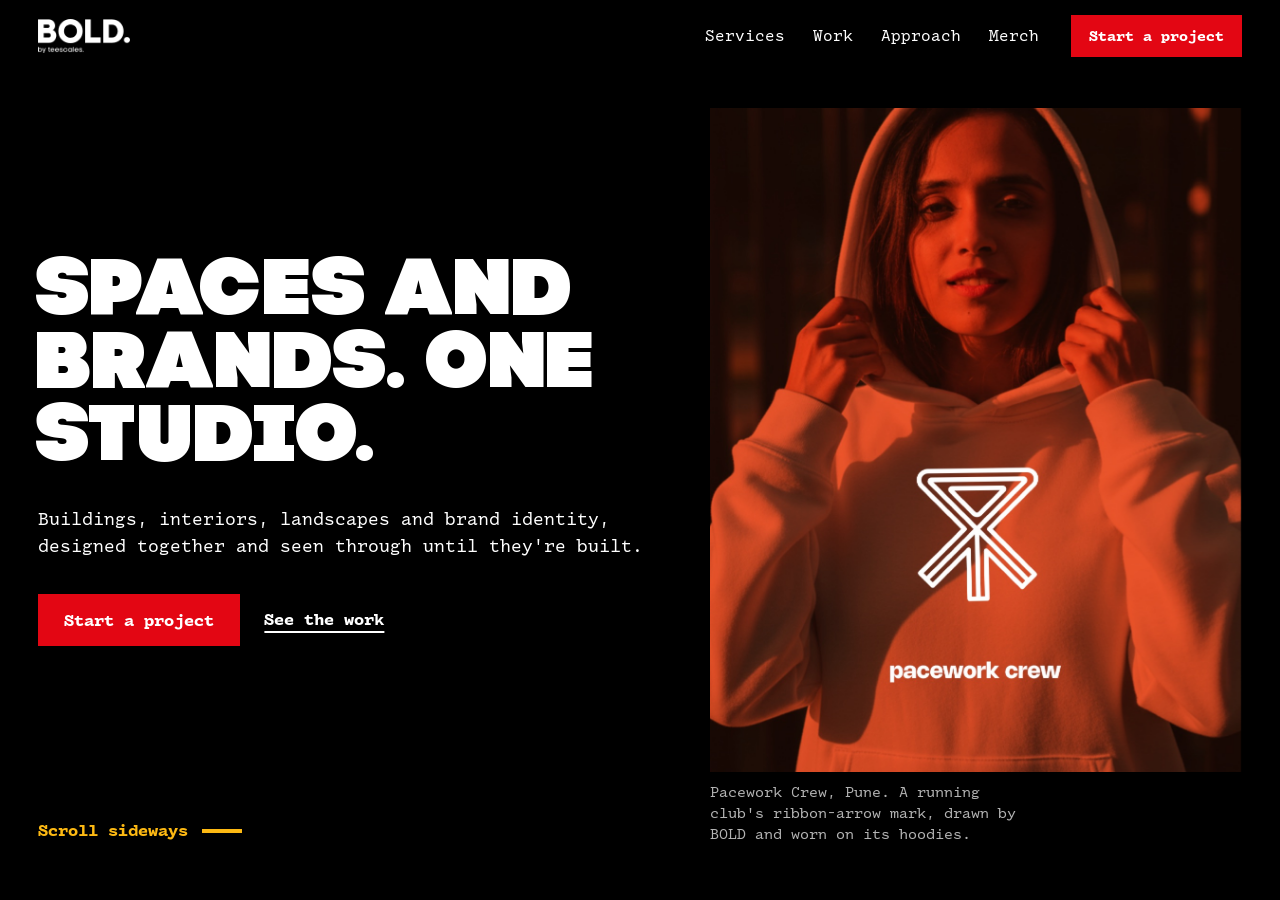
<file: index.html>
<!DOCTYPE html>
<html lang="en">
<head>
  <meta charset="UTF-8">
  <meta name="viewport" content="width=device-width, initial-scale=1.0, viewport-fit=cover">
  <title>BOLD — Spaces and brands, one studio</title>
  <meta name="description" content="BOLD is a design studio in India for spaces and brands: buildings, interiors and landscapes, and the identity that goes with them.">
  <link rel="icon" type="image/png" href="Favicon.png">
  <link rel="preload" href="fonts/Code-Pro-Black.ttf" as="font" type="font/ttf" crossorigin>
  <link rel="stylesheet" href="style.css?v=20261035">
</head>
<body>
  <a class="skip" href="#work">Skip to the work</a>

  <header class="bar">
    <a class="bar-logo" href="#top" aria-label="BOLD, back to start"><img src="logo.png" alt="BOLD." width="102" height="38"></a>
    <nav class="bar-nav" aria-label="Sections">
      <a href="#services">Services</a>
      <a href="projects.html">Work</a>
      <a href="#approach">Approach</a>
      <a href="merch.html">Merch</a>
    </nav>
    <a class="btn btn-small" href="#contact">Start a project</a>
  </header>

  <main class="track" id="track" tabindex="-1">

    <!-- 1. Hero -->
    <section class="panel hero" id="top" aria-labelledby="hero-title">
      <div class="hero-copy">
        <h1 id="hero-title" class="display">Spaces and brands. One studio.</h1>
        <p class="lede">Buildings, interiors, landscapes and brand identity, designed together and seen through until they're built.</p>
        <div class="hero-actions">
          <a class="btn" href="#contact">Start a project</a>
          <a class="link" href="#work">See the work</a>
        </div>
      </div>
      <figure class="hero-figure">
        <img src="img/pacework-01.jpg" alt="A runner in an orange Pacework Crew hoodie with the club's ribbon-arrow mark on the chest" width="1119" height="1400" fetchpriority="high">
        <figcaption>Pacework Crew, Pune. A running club's ribbon-arrow mark, drawn by BOLD and worn on its hoodies.</figcaption>
      </figure>
      <p class="hint" aria-hidden="true"><span class="hint-desk">Scroll sideways</span><span class="hint-phone">Scroll down</span></p>
    </section>

    <!-- 2. Services -->
    <section class="panel services" id="services" aria-labelledby="services-title">
      <div class="services-head">
        <h2 id="services-title" class="display">What we do.</h2>
        <p>Spaces, brand identity, and the work of getting both built. Bring us one, or all three.</p>
      </div>
      <article class="service s-blue" data-discipline="architecture">
        <h3>Spaces</h3>
        <p>Buildings, interiors and landscapes, drawn so completely that a contractor can price them without guessing.</p>
        <ul>
          <li>Architecture and site planning</li>
          <li>Interior design</li>
          <li>Landscape design</li>
          <li>Elevation design</li>
        </ul>
        <p class="service-proof">On the drawing board now: Kutumbh Old Age Oasis in Rourkela, and a farmhouse for Anup Sharma.</p>
      </article>
      <article class="service s-red" data-discipline="branding">
        <h3>Brand identity</h3>
        <p>A mark with a reason for every line, then the cards, signs, cups and guidelines that keep it right after we hand it over.</p>
        <ul>
          <li>Logo and mark</li>
          <li>Stationery and print</li>
          <li>Merch and packaging</li>
          <li>Brand guidelines</li>
        </ul>
        <p class="service-proof">Five identities since 2024: a running club, a homestay, a podcast, a coffee brand and a chutney maker.</p>
      </article>
      <article class="service s-yellow" data-discipline="execution">
        <h3>Execution strategy</h3>
        <p>Drawings don't open businesses. Finished rooms and printed boxes do. We choose the vendors, approve the samples and visit the site until what's built matches what was drawn.</p>
        <ul>
          <li>Vendor and material selection</li>
          <li>Print and production checks</li>
          <li>Site visits</li>
        </ul>
        <p class="service-proof">Included in every BOLD project.</p>
      </article>
    </section>

    <!-- 3. Work preview: one picture per project, split by discipline -->
    <section class="panel wp" id="work" aria-labelledby="work-title">
      <div class="wp-intro">
        <h2 id="work-title" class="display">The work so far.</h2>
        <p>Two spaces on the drawing board, five brands already out in the world. Pick one to see the whole project.</p>
        <a class="btn" href="projects.html">See all work</a>
      </div>

      <div class="wp-group wp-spaces">
        <h3><i class="wp-mark" aria-hidden="true"></i>Spaces</h3>
        <!-- tiles:spaces -->
        <ul class="wp-tiles">
          <li class="wp-pending"><span class="wp-frame"><span>In design</span></span><span class="wp-name">Kutumbh Old Age Oasis</span><span class="wp-meta">Rourkela, 2026</span></li>
          <li class="wp-pending"><span class="wp-frame"><span>In design</span></span><span class="wp-name">Farmhouse for Anup Sharma</span><span class="wp-meta">2026</span></li>
        </ul>
      </div>

      <div class="wp-group wp-brands">
        <h3><i class="wp-mark" aria-hidden="true"></i>Brand identity</h3>
        <!-- tiles:brands (newest first) -->
        <ul class="wp-tiles">
          <li><a href="projects.html#neel"><span class="wp-frame"><img src="img/neel-04.jpg" alt="Five Chutneys By Neel jars in a row" loading="lazy" width="1400" height="929"></span><span class="wp-name">Chutneys By Neel</span><span class="wp-meta">Bhubaneswar, 2026</span></a></li>
          <li><a href="projects.html#kaafi"><span class="wp-frame"><img src="img/kaafi-08.jpg" alt="Three Kaafi Coffee cups in teal, pink and yellow" loading="lazy" width="1400" height="1400"></span><span class="wp-name">Kaafi Coffee</span><span class="wp-meta">2026</span></a></li>
          <li><a href="projects.html#pacework"><span class="wp-frame"><img src="img/pacework-01.jpg" alt="Runner in a Pacework Crew hoodie" loading="lazy" width="1119" height="1400"></span><span class="wp-name">Pacework Crew</span><span class="wp-meta">Pune, 2025</span></a></li>
          <li><a href="projects.html#trishakti"><span class="wp-frame"><img src="img/trishakti-02.jpg" alt="Trishakti Homestay business cards in cream and maroon" loading="lazy" width="1400" height="932"></span><span class="wp-name">Trishakti Homestay</span><span class="wp-meta">Guwahati, 2025</span></a></li>
          <li><a href="projects.html#archveda"><span class="wp-frame"><img src="img/archveda-02.jpg" alt="First sketch of the Arch Veda mark on grid paper" loading="lazy" width="1400" height="1400"></span><span class="wp-name">Arch Veda</span><span class="wp-meta">Bhubaneswar, 2024</span></a></li>
        </ul>
      </div>
    </section>


    <!-- 7. Approach -->
    <section class="panel approach" id="approach" aria-labelledby="approach-title">
      <div class="approach-head">
        <h2 id="approach-title" class="display">Three rules, every project.</h2>
      </div>
      <div class="principles">
        <article>
          <span class="pr-num" aria-hidden="true">01</span>
          <h3>Clarity</h3>
          <p>One page, signed by you before we draw a line, so nobody rewrites the brief halfway through.</p>
        </article>
        <article>
          <span class="pr-num" aria-hidden="true">02</span>
          <h3>Structure</h3>
          <p>Drawings a contractor can price. Guidelines a printer can follow. Nobody needs to call us to understand them.</p>
        </article>
        <article>
          <span class="pr-num" aria-hidden="true">03</span>
          <h3>Intent</h3>
          <p>Ask why any wall, colour or curve is there. You'll get the answer in one sentence.</p>
        </article>
      </div>
      <div class="approach-foot">
        <p>They apply to a farmhouse and a chutney jar alike, and they're why a BOLD room and a BOLD logo look like they came from the same place.</p>
        <a class="link" href="#contact">Start a project with us</a>
      </div>
    </section>

    <!-- 8. Contact + footer -->
    <section class="panel contact" id="contact" aria-labelledby="contact-title">
      <div class="contact-copy">
        <h2 id="contact-title" class="display">Tell us what you're building.</h2>
        <p>Get in touch.</p>
        <a class="mail" href="mailto:info@buildbold.in?subject=New%20project%20for%20BOLD&amp;body=The%20space%20or%20brand%3A%0ALocation%20or%20plot%20size%3A%0ABusiness%20name%3A%0AWhen%20we%20need%20it%3A">info@buildbold.in</a>
      </div>
      <footer class="foot">
        <p class="foot-word" aria-hidden="true">BOLD.</p>
        <div class="foot-row">
          <span>Spaces and brands, designed together and seen through to the finish. India.</span>
          <a href="merch.html">Merch</a>
          <span>© 2026 BOLD</span>
        </div>
      </footer>
    </section>

  </main>

  <div class="progress" aria-hidden="true"><span id="progress-fill"></span></div>

  <script src="main.js?v=20261031"></script>
</body>
</html>
</file>
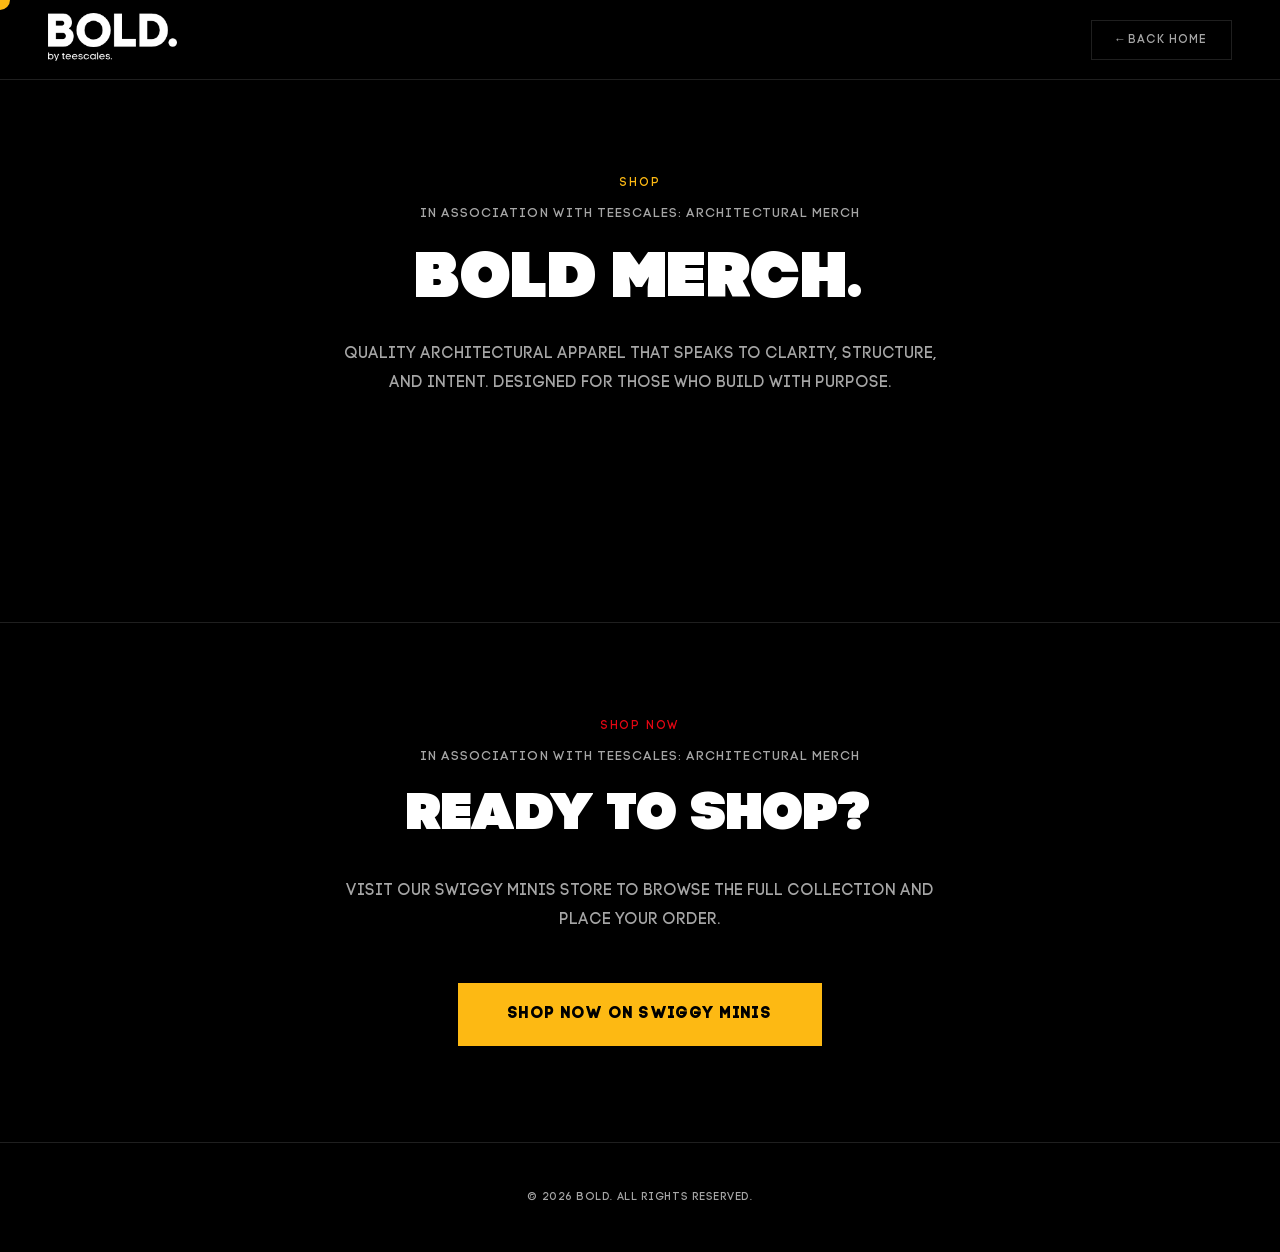
<file: merch.html>
<!DOCTYPE html>
<html lang="en">
<head>
  <meta charset="UTF-8" />
  <title>Merch - BOLD</title>
  <meta name="viewport" content="width=device-width, initial-scale=1" />
  <meta name="description" content="Shop BOLD merch - In Association with Teescales: Architectural Merch." />

  <link rel="icon" type="image/png" href="/Favicon.png" />

  <style>
    @font-face {
      font-family: 'Code Pro';
      src: url('/fonts/Code-Pro.ttf') format('truetype');
      font-weight: 400;
      font-style: normal;
      font-display: swap;
    }
    @font-face {
      font-family: 'Code Pro';
      src: url('/fonts/Code-Pro-Bold.ttf') format('truetype');
      font-weight: 700;
      font-style: normal;
      font-display: swap;
    }
    @font-face {
      font-family: 'Code Pro';
      src: url('/fonts/Code-Pro-Black.ttf') format('truetype');
      font-weight: 900;
      font-style: normal;
      font-display: swap;
    }

    :root {
      --black: #000000;
      --white: #FFFFFF;
      --red: #E30613;
      --yellow: #FDB913;
      --blue: #005CAB;
      --muted: rgba(255,255,255,0.65);
      --border: rgba(255,255,255,0.12);
    }

    * {
      box-sizing: border-box;
      margin: 0;
      padding: 0;
    }

    html, body {
      background: var(--black);
      color: var(--white);
      font-family: 'Code Pro', monospace;
      overflow-x: hidden;
    }

    body {
      cursor: auto;
    }

    .custom-cursor {
      position: fixed;
      width: 20px;
      height: 20px;
      border-radius: 50%;
      background: var(--yellow);
      pointer-events: none;
      z-index: 9999;
      transform: translate(-50%, -50%);
      mix-blend-mode: difference;
      will-change: left, top;
      display: none;
    }

    @media (min-width: 900px) {
      body {
        cursor: none;
      }
      .custom-cursor {
        display: block;
      }
    }

    .custom-cursor.hover {
      background: var(--white);
      transform: translate(-50%, -50%) scale(1.5);
      transition: transform 0.2s ease, background 0.2s ease;
    }

    .header {
      position: sticky;
      top: 0;
      left: 0;
      right: 0;
      height: 80px;
      background: var(--black);
      display: flex;
      justify-content: space-between;
      align-items: center;
      padding: 0 48px;
      z-index: 100;
      border-bottom: 1px solid var(--border);
    }

    .logo img {
      height: 48px;
      width: auto;
      transition: transform 0.3s ease;
      cursor: pointer;
    }

    .logo:hover img {
      transform: scale(1.05);
    }

    .back-home {
      font-size: 12px;
      letter-spacing: 0.08em;
      color: var(--muted);
      text-decoration: none;
      padding: 12px 24px;
      border: 1px solid var(--border);
      transition: all 0.3s ease;
      cursor: pointer;
    }

    .back-home:hover {
      background: var(--yellow);
      border-color: var(--yellow);
      color: var(--black);
    }

    .main-container {
      max-width: 1200px;
      margin: 0 auto;
      padding: 96px 48px;
    }

    .page-header {
      margin-bottom: 64px;
      text-align: center;
    }

    .page-label {
      font-size: 12px;
      letter-spacing: 0.15em;
      color: var(--yellow);
      margin-bottom: 16px;
    }

    .page-association {
      font-size: 13px;
      letter-spacing: 0.08em;
      color: var(--muted);
      margin-bottom: 24px;
    }

    .page-title {
      font-size: clamp(42px, 5vw, 72px);
      font-weight: 900;
      line-height: 1.1;
      margin-bottom: 24px;
    }

    .page-subtitle {
      font-size: 16px;
      line-height: 1.8;
      color: var(--muted);
      max-width: 600px;
      margin: 0 auto;
    }

    .merch-grid {
      display: grid;
      grid-template-columns: repeat(auto-fill, minmax(320px, 1fr));
      gap: 32px;
      margin-bottom: 64px;
    }

    .merch-item {
      position: relative;
      overflow: hidden;
      border: 1px solid var(--border);
      background: rgba(255,255,255,0.02);
      transition: all 0.3s ease;
    }

    .merch-item:hover {
      border-color: var(--yellow);
      transform: translateY(-4px);
    }

    .merch-image {
      width: 100%;
      height: 400px;
      overflow: hidden;
      background: rgba(255,255,255,0.03);
    }

    .merch-image img {
      width: 100%;
      height: 100%;
      object-fit: cover;
      transition: transform 0.6s ease;
    }

    .merch-item:hover .merch-image img {
      transform: scale(1.05);
    }

    .merch-info {
      padding: 24px;
      text-align: center;
    }

    .merch-name {
      font-size: 20px;
      font-weight: 900;
      margin-bottom: 8px;
      line-height: 1.2;
    }

    .merch-description {
      font-size: 13px;
      line-height: 1.6;
      color: var(--muted);
      margin-bottom: 16px;
    }

    .cta-section {
      text-align: center;
      padding: 96px 48px;
      border-top: 1px solid var(--border);
    }

    .cta-label {
      font-size: 12px;
      letter-spacing: 0.15em;
      color: var(--red);
      margin-bottom: 16px;
    }

    .cta-association {
      font-size: 13px;
      letter-spacing: 0.08em;
      color: var(--muted);
      margin-bottom: 24px;
    }

    .cta-title {
      font-size: clamp(36px, 4vw, 56px);
      font-weight: 900;
      line-height: 1.1;
      margin-bottom: 32px;
    }

    .cta-description {
      font-size: 16px;
      line-height: 1.8;
      color: var(--muted);
      max-width: 600px;
      margin: 0 auto 48px auto;
    }

    .shop-button {
      display: inline-block;
      font-family: 'Code Pro', monospace;
      font-size: 16px;
      font-weight: 700;
      letter-spacing: 0.08em;
      padding: 20px 48px;
      background: var(--yellow);
      color: var(--black);
      text-decoration: none;
      transition: all 0.3s ease;
      cursor: pointer;
      text-transform: uppercase;
      border: 2px solid var(--yellow);
    }

    .shop-button:hover {
      background: transparent;
      color: var(--yellow);
      transform: scale(1.05);
    }

    .footer {
      text-align: center;
      padding: 48px 24px;
      border-top: 1px solid var(--border);
      font-size: 11px;
      color: var(--muted);
      letter-spacing: 0.05em;
    }

    @media (max-width: 900px) {
      .header {
        padding: 0 24px;
        height: 70px;
      }

      .logo img {
        height: 36px;
      }

      .back-home {
        font-size: 11px;
        padding: 10px 16px;
      }

      .main-container {
        padding: 64px 24px;
      }

      .merch-grid {
        grid-template-columns: 1fr;
        gap: 24px;
      }

      .merch-image {
        height: 320px;
      }

      .cta-section {
        padding: 64px 24px;
      }

      .shop-button {
        padding: 16px 32px;
        font-size: 14px;
      }
    }
  </style>
</head>

<body>
  <div class="custom-cursor"></div>

  <div class="header">
    <div class="logo">
      <a href="/index.html">
        <img src="/logo.png" alt="BOLD logo" />
      </a>
    </div>
    <a href="/index.html" class="back-home">← BACK HOME</a>
  </div>

  <div class="main-container">
    <div class="page-header">
      <div class="page-label">SHOP</div>
      <div class="page-association">In Association with Teescales: Architectural Merch</div>
      <h1 class="page-title">Bold Merch.</h1>
      <p class="page-subtitle">
        Quality architectural apparel that speaks to clarity, structure, and intent.
        Designed for those who build with purpose.
      </p>
    </div>

    <div class="merch-grid" id="merchGrid">
      <!-- Add your merch items here -->
      <!-- Example structure:
      <div class="merch-item">
        <div class="merch-image">
          <img src="/Merch/item1.jpg" alt="Product Name" />
        </div>
        <div class="merch-info">
          <div class="merch-name">Product Name</div>
          <div class="merch-description">Product description goes here</div>
        </div>
      </div>
      -->
    </div>
  </div>

  <div class="cta-section">
    <div class="cta-label">SHOP NOW</div>
    <div class="cta-association">In Association with Teescales: Architectural Merch</div>
    <h2 class="cta-title">Ready to shop?</h2>
    <p class="cta-description">
      Visit our Swiggy Minis store to browse the full collection
      and place your order.
    </p>
    <a href="#" class="shop-button" id="shopButton">Shop Now on Swiggy Minis</a>
  </div>

  <div class="footer">
    © 2026 BOLD. All rights reserved.
  </div>

  <script>
    const cursor = document.querySelector('.custom-cursor');
    const shopButton = document.getElementById('shopButton');

    // Custom Cursor
    if (window.innerWidth > 900) {
      document.addEventListener('mousemove', (e) => {
        cursor.style.left = e.clientX + 'px';
        cursor.style.top = e.clientY + 'px';
      });

      document.querySelectorAll('a, button, .logo, .merch-item, .shop-button').forEach(el => {
        el.addEventListener('mouseenter', () => cursor.classList.add('hover'));
        el.addEventListener('mouseleave', () => cursor.classList.remove('hover'));
      });
    }

    // Update this with your actual Swiggy Minis store URL
    shopButton.addEventListener('click', (e) => {
      e.preventDefault();
      // Replace with your actual Swiggy Minis store URL
      window.open('YOUR_SWIGGY_MINIS_STORE_URL', '_blank');
    });
  </script>
</body>
</html>
</file>
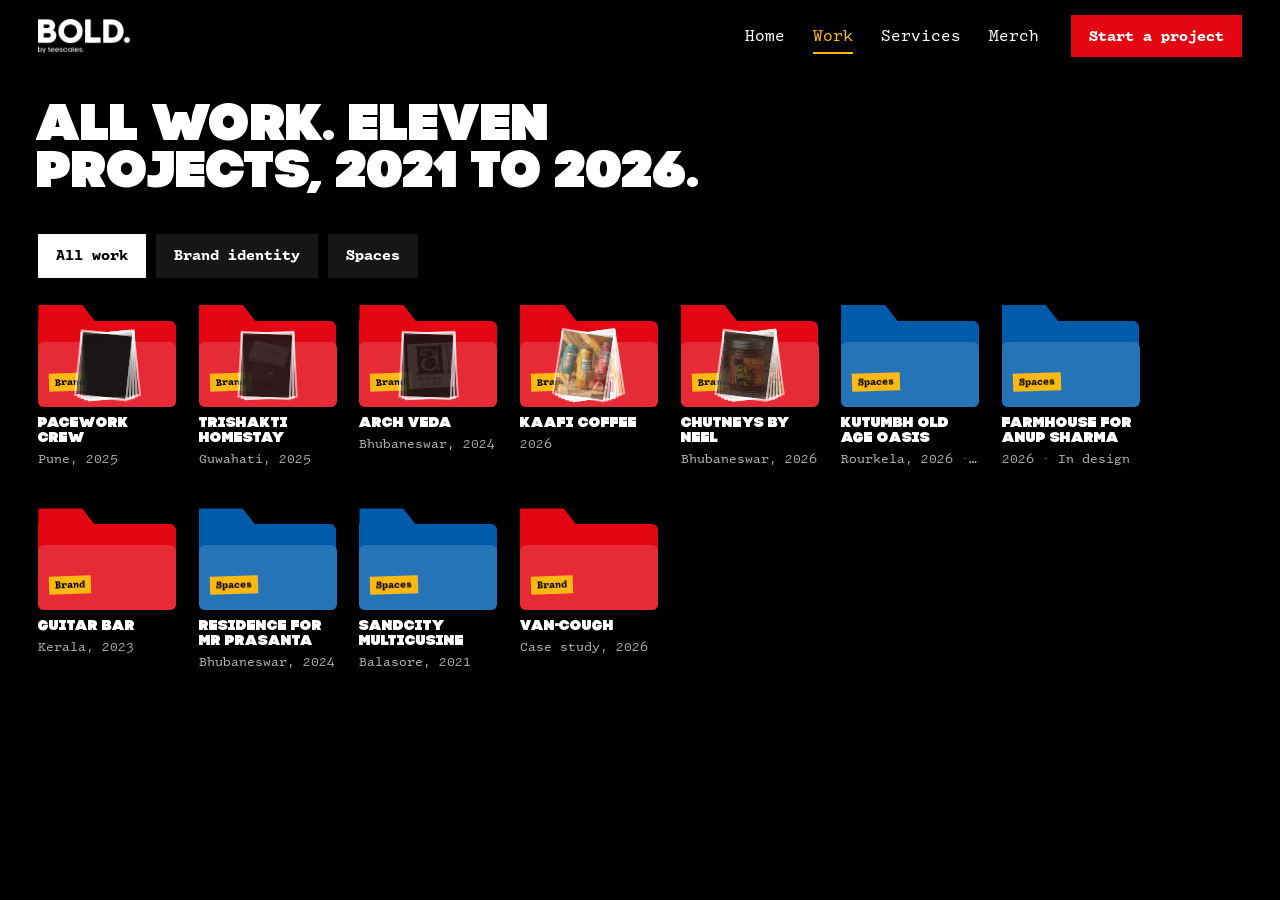
<file: projects.html>
<!DOCTYPE html>
<html lang="en">
<head>
  <meta charset="UTF-8">
  <meta name="viewport" content="width=device-width, initial-scale=1.0, viewport-fit=cover">
  <title>Work — BOLD, spaces and brands</title>
  <meta name="description" content="Every BOLD project: brand identities, buildings, interiors and landscapes, from first sketch to finished work.">
  <link rel="icon" type="image/png" href="Favicon.png">
  <link rel="preload" href="fonts/Code-Pro-Black.ttf" as="font" type="font/ttf" crossorigin>
  <link rel="stylesheet" href="style.css?v=20261035">
</head>
<body class="page-work">
  <a class="skip" href="#work">Skip to the work</a>

  <header class="bar">
    <a class="bar-logo" href="index.html" aria-label="BOLD, home"><img src="logo.png" alt="BOLD." width="102" height="38"></a>
    <nav class="bar-nav" aria-label="Pages">
      <a href="index.html">Home</a>
      <a href="#work" aria-current="true">Work</a>
      <a href="index.html#services">Services</a>
      <a href="merch.html">Merch</a>
    </nav>
    <a class="btn btn-small" href="#contact">Start a project</a>
  </header>

  <main class="track" id="track" tabindex="-1">

    <!-- 3. Work index (live filter) -->
    <section class="panel index" id="work" aria-labelledby="work-title">
      <h1 id="work-title" class="display">All work. Eleven projects, 2021 to 2026.</h1>
      <div class="filter" role="group" aria-label="Show projects by discipline">
        <button type="button" class="chip is-on" data-filter="all" aria-pressed="true">All work</button>
        <button type="button" class="chip chip-red" data-filter="branding" aria-pressed="false">Brand identity</button>
        <button type="button" class="chip chip-blue" data-filter="architecture" aria-pressed="false">Spaces</button>
      </div>
      <ul class="shelf" aria-label="Projects">
        <li class="fd fd-brand" data-discipline="branding" data-project="pacework">
          <div class="fd-papers" id="fd-pacework">
            <a class="fd-paper" href="project-pacework.html" style="--i:0" aria-label="Open Pacework Crew"><img src="img/pacework-03.jpg" alt="" width="1120" height="1400" loading="lazy"></a>
            <a class="fd-paper" href="project-pacework.html" style="--i:1" aria-label="Open Pacework Crew"><img src="img/pacework-08.jpg" alt="" width="1120" height="1400" loading="lazy"></a>
            <a class="fd-paper" href="project-pacework.html" style="--i:2" aria-label="Open Pacework Crew"><img src="img/pacework-11.jpg" alt="" width="1120" height="1400" loading="lazy"></a>
            <a class="fd-paper" href="project-pacework.html" style="--i:3" aria-label="Open Pacework Crew"><img src="img/pacework-06.jpg" alt="" width="1120" height="1400" loading="lazy"></a>
            <a class="fd-paper" href="project-pacework.html" style="--i:4" aria-label="Open Pacework Crew"><img src="img/pacework-12.jpg" alt="" width="1120" height="1400" loading="lazy"></a>
          </div>
          <button type="button" class="fd-toggle" aria-expanded="false" aria-controls="fd-pacework">
            <span class="fd-tag">Brand</span>
            <span class="fd-name">Pacework Crew</span>
            <span class="fd-meta">Pune, 2025</span>
          </button>
        </li>
        <li class="fd fd-brand" data-discipline="branding" data-project="trishakti">
          <div class="fd-papers" id="fd-trishakti">
            <a class="fd-paper" href="project-trishakti.html" style="--i:0" aria-label="Open Trishakti Homestay"><img src="img/trishakti-02.jpg" alt="" width="1400" height="932" loading="lazy"></a>
            <a class="fd-paper" href="project-trishakti.html" style="--i:1" aria-label="Open Trishakti Homestay"><img src="img/trishakti-03.jpg" alt="" width="933" height="1400" loading="lazy"></a>
            <a class="fd-paper" href="project-trishakti.html" style="--i:2" aria-label="Open Trishakti Homestay"><img src="img/trishakti-05.jpg" alt="" width="1400" height="932" loading="lazy"></a>
          </div>
          <button type="button" class="fd-toggle" aria-expanded="false" aria-controls="fd-trishakti">
            <span class="fd-tag">Brand</span>
            <span class="fd-name">Trishakti Homestay</span>
            <span class="fd-meta">Guwahati, 2025</span>
          </button>
        </li>
        <li class="fd fd-brand" data-discipline="branding" data-project="archveda">
          <div class="fd-papers" id="fd-archveda">
            <a class="fd-paper" href="project-archveda.html" style="--i:0" aria-label="Open Arch Veda"><img src="img/archveda-02.jpg" alt="" width="1400" height="1400" loading="lazy"></a>
            <a class="fd-paper" href="project-archveda.html" style="--i:1" aria-label="Open Arch Veda"><img src="img/archveda-01.jpg" alt="" width="1400" height="1398" loading="lazy"></a>
            <a class="fd-paper" href="project-archveda.html" style="--i:2" aria-label="Open Arch Veda"><img src="img/archveda-06.jpg" alt="" width="1400" height="1398" loading="lazy"></a>
          </div>
          <button type="button" class="fd-toggle" aria-expanded="false" aria-controls="fd-archveda">
            <span class="fd-tag">Brand</span>
            <span class="fd-name">Arch Veda</span>
            <span class="fd-meta">Bhubaneswar, 2024</span>
          </button>
        </li>
        <li class="fd fd-brand" data-discipline="branding" data-project="kaafi">
          <div class="fd-papers" id="fd-kaafi">
            <a class="fd-paper" href="project-kaafi.html" style="--i:0" aria-label="Open Kaafi Coffee"><img src="img/kaafi-02.jpg" alt="" width="1400" height="1400" loading="lazy"></a>
            <a class="fd-paper" href="project-kaafi.html" style="--i:1" aria-label="Open Kaafi Coffee"><img src="img/kaafi-03.jpg" alt="" width="1400" height="1400" loading="lazy"></a>
            <a class="fd-paper" href="project-kaafi.html" style="--i:2" aria-label="Open Kaafi Coffee"><img src="img/kaafi-04.jpg" alt="" width="1400" height="1400" loading="lazy"></a>
            <a class="fd-paper" href="project-kaafi.html" style="--i:3" aria-label="Open Kaafi Coffee"><img src="img/kaafi-05.jpg" alt="" width="1400" height="1400" loading="lazy"></a>
            <a class="fd-paper" href="project-kaafi.html" style="--i:4" aria-label="Open Kaafi Coffee"><img src="img/kaafi-08.jpg" alt="" width="1400" height="1400" loading="lazy"></a>
            <a class="fd-paper" href="project-kaafi.html" style="--i:5" aria-label="Open Kaafi Coffee"><img src="img/kaafi-12.jpg" alt="" width="1400" height="1400" loading="lazy"></a>
            <a class="fd-paper" href="project-kaafi.html" style="--i:6" aria-label="Open Kaafi Coffee"><img src="img/kaafi-15.jpg" alt="" width="1400" height="1400" loading="lazy"></a>
          </div>
          <button type="button" class="fd-toggle" aria-expanded="false" aria-controls="fd-kaafi">
            <span class="fd-tag">Brand</span>
            <span class="fd-name">Kaafi Coffee</span>
            <span class="fd-meta">2026</span>
          </button>
        </li>
        <li class="fd fd-brand" data-discipline="branding" data-project="neel">
          <div class="fd-papers" id="fd-neel">
            <a class="fd-paper" href="project-neel.html" style="--i:0" aria-label="Open Chutneys By Neel"><img src="img/neel-09.jpg" alt="" width="1400" height="935" loading="lazy"></a>
            <a class="fd-paper" href="project-neel.html" style="--i:1" aria-label="Open Chutneys By Neel"><img src="img/neel-04.jpg" alt="" width="1400" height="929" loading="lazy"></a>
            <a class="fd-paper" href="project-neel.html" style="--i:2" aria-label="Open Chutneys By Neel"><img src="img/neel-01.jpg" alt="" width="1400" height="931" loading="lazy"></a>
            <a class="fd-paper" href="project-neel.html" style="--i:3" aria-label="Open Chutneys By Neel"><img src="img/neel-07.jpg" alt="" width="1400" height="931" loading="lazy"></a>
            <a class="fd-paper" href="project-neel.html" style="--i:4" aria-label="Open Chutneys By Neel"><img src="img/neel-11.jpg" alt="" width="1400" height="933" loading="lazy"></a>
            <a class="fd-paper" href="project-neel.html" style="--i:5" aria-label="Open Chutneys By Neel"><img src="img/neel-05.jpg" alt="" width="1400" height="939" loading="lazy"></a>
          </div>
          <button type="button" class="fd-toggle" aria-expanded="false" aria-controls="fd-neel">
            <span class="fd-tag">Brand</span>
            <span class="fd-name">Chutneys By Neel</span>
            <span class="fd-meta">Bhubaneswar, 2026</span>
          </button>
        </li>
        <li class="fd fd-arch is-soon" data-discipline="architecture" data-project="kutumbh">
          <div class="fd-toggle" aria-disabled="true">
            <span class="fd-tag">Spaces</span>
            <span class="fd-name">Kutumbh Old Age Oasis</span>
            <span class="fd-meta">Rourkela, 2026 · In design</span>
          </div>
        </li>
        <li class="fd fd-arch is-soon" data-discipline="architecture" data-project="farmhouse">
          <div class="fd-toggle" aria-disabled="true">
            <span class="fd-tag">Spaces</span>
            <span class="fd-name">Farmhouse for Anup Sharma</span>
            <span class="fd-meta">2026 · In design</span>
          </div>
        </li>
        <li class="fd fd-brand is-soon" data-discipline="branding" data-project="guitar-bar">
          <div class="fd-toggle" aria-disabled="true">
            <span class="fd-tag">Brand</span>
            <span class="fd-name">Guitar Bar</span>
            <span class="fd-meta">Kerala, 2023</span>
          </div>
        </li>
        <li class="fd fd-arch is-soon" data-discipline="architecture" data-project="residence-prasanta">
          <div class="fd-toggle" aria-disabled="true">
            <span class="fd-tag">Spaces</span>
            <span class="fd-name">Residence for Mr Prasanta</span>
            <span class="fd-meta">Bhubaneswar, 2024</span>
          </div>
        </li>
        <li class="fd fd-arch is-soon" data-discipline="architecture" data-project="sandcity">
          <div class="fd-toggle" aria-disabled="true">
            <span class="fd-tag">Spaces</span>
            <span class="fd-name">Sandcity Multicusine</span>
            <span class="fd-meta">Balasore, 2021</span>
          </div>
        </li>
        <li class="fd fd-brand is-soon" data-discipline="branding" data-project="vancough">
          <div class="fd-toggle" aria-disabled="true">
            <span class="fd-tag">Brand</span>
            <span class="fd-name">Van-Cough</span>
            <span class="fd-meta">Case study, 2026</span>
          </div>
        </li>
      </ul>
      <div class="pview" aria-live="polite" hidden></div>
    </section>

    <!-- projects:start — every project panel lives here, newest last -->
    <template id="tpl-pacework">
    <section class="panel project p-pacework" id="p-pacework" aria-labelledby="pacework-title">
      <div class="project-copy">
        <h2 id="pacework-title" class="display">Pacework Crew</h2>
        <p class="project-meta">Full brand design, Pune, 2025</p>
        <p>Pacework Crew is a running and fitness club in Pune, started by three friends to get people off the couch and onto the track. They needed a mark worth sweating in.</p>
        <p>So we built it like a training plan: a finisher's ribbon wrapped around a P, an arrow for negative splits, three lines for the lanes. Then it went on the kit, with lines that talk like a coach on rep ten: “Show up. Move forward. Repeat.” and “Purpose over comfort.”</p>
      </div>
      <div class="strip">
        <figure class="tile tall"><img src="img/pacework-03.jpg" alt="Pacework Crew mark on dark ground, with a note that it centres on the letter P" loading="lazy" width="1120" height="1400"><figcaption>P for Pacework, an arrow for new PRs, three lanes for the long run.</figcaption></figure>
        <figure class="tile tall"><img src="img/pacework-08.jpg" alt="Club member in a teal Pacework Crew tee at an outdoor gym" loading="lazy" width="1120" height="1400"><figcaption>Tees for the outdoor gym.</figcaption></figure>
        <figure class="tile tall"><img src="img/pacework-11.jpg" alt="Member holding a white Pacework Crew sipper reading Purpose over comfort" loading="lazy" width="1120" height="1400"><figcaption>Sippers that say it for you: Purpose over comfort.</figcaption></figure>
        <figure class="tile tall"><img src="img/pacework-06.jpg" alt="Pacework Crew mark on blue, yellow and orange colour blocks" loading="lazy" width="1120" height="1400"><figcaption>Three kit colours. Pick your pace.</figcaption></figure>
        <figure class="tile tall"><img src="img/pacework-12.jpg" alt="Member in a yellow Pacework Crew tank top" loading="lazy" width="1120" height="1400"><figcaption>Tanks for race day.</figcaption></figure>
      </div>
    </section>
    </template>
    <template id="tpl-trishakti">
    <section class="panel project p-trishakti" id="p-trishakti" aria-labelledby="trishakti-title">
      <div class="project-copy">
        <h2 id="trishakti-title" class="display">Trishakti Homestay</h2>
        <p class="project-meta">Logo and stationery, Guwahati, 2025</p>
        <p>Trishakti is a homestay in Guwahati run by three women: a mother and her two daughters. It is lively when the house is full and cozy when it is quiet, and they wanted guests to feel both.</p>
        <p>Trishakti means “three strengths”, so the mark is three figures under one roof. Maroon and blush, the colours of an Assamese home, carry it onto cards, a guest tote and a welcome booklet, with a hand-drawn flower on every piece a guest takes home.</p>
      </div>
      <div class="mosaic">
        <figure class="tile wide"><img src="img/trishakti-02.jpg" alt="Trishakti Homestay business cards in cream and maroon" loading="lazy" width="1400" height="932"><figcaption>Business cards in cream and maroon.</figcaption></figure>
        <figure class="tile portrait"><img src="img/trishakti-03.jpg" alt="Cream Trishakti tote bag with a line-drawn flower" loading="lazy" width="933" height="1400"><figcaption>The guest tote, flower and all.</figcaption></figure>
        <figure class="tile wide"><img src="img/trishakti-05.jpg" alt="Open Trishakti brochure with flower illustrations" loading="lazy" width="1400" height="932"><figcaption>The welcome booklet: where Assam’s warmth welcomes you.</figcaption></figure>
      </div>
    </section>
    </template>
    <template id="tpl-archveda">
    <section class="panel project p-archveda" id="p-archveda" aria-labelledby="archveda-title">
      <div class="project-copy">
        <h2 id="archveda-title" class="display">Arch Veda</h2>
        <p class="project-meta">Podcast identity, Bhubaneswar, 2024</p>
        <p>Arch Veda is an architecture podcast by Artifex Architecture Studio in Bhubaneswar, made to show more people what architects do and to talk about the building culture of Odisha.</p>
        <p>The mark had to speak to both the profession and the place. One stroke joins the English a and the Hindi वे. We sketched it on grid paper until the two scripts shared a single line, then repeated it into a pattern, so the two keep talking wherever the podcast appears.</p>
      </div>
      <ol class="sequence">
        <li><figure class="tile sq"><img src="img/archveda-02.jpg" alt="Pencil sketch of the letter a on grid paper" loading="lazy" width="1400" height="1400"><figcaption>First sketch on grid paper.</figcaption></figure></li>
        <li><figure class="tile sq"><img src="img/archveda-01.jpg" alt="Final Arch Veda mark, white on black" loading="lazy" width="1400" height="1398"><figcaption>The finished mark: a and वे in one stroke.</figcaption></figure></li>
        <li><figure class="tile sq"><img src="img/archveda-06.jpg" alt="Arch Veda mark repeated into a pattern" loading="lazy" width="1400" height="1398"><figcaption>Repeated into a pattern.</figcaption></figure></li>
      </ol>
    </section>
    </template>
    <template id="tpl-kaafi">
    <section class="panel project p-kaafi" id="p-kaafi" aria-labelledby="kaafi-title">
      <div class="project-copy">
        <h2 id="kaafi-title" class="display">Kaafi Coffee</h2>
        <p class="project-meta">Brand identity, 2026</p>
        <p>A coffee brand named in two scripts: काफी in Devanagari over COFFEE in wide Latin capitals, so it reads in Hindi and English at a glance. We drew it in black first. It only got colour once it worked without any.</p>
        <p>Three dogs carry the brand: sleepy pink, calm teal and wide-eyed yellow, each tied to one colour, so you see the colour and know the dog. The same three go on cups, tubes and cans, each with a line in its own mood: "At a normal pace", "Medium hard", "HAAAAAAARD!"</p>
      </div>
      <ol class="sequence">
        <li><figure class="tile sq"><img src="img/kaafi-02.jpg" alt="Kaafi Coffee wordmark in black, Devanagari over spaced Latin capitals, with pink, teal and yellow circles" loading="lazy" width="1400" height="1400"><figcaption>The wordmark in black, before any colour.</figcaption></figure></li>
        <li><figure class="tile sq"><img src="img/kaafi-03.jpg" alt="Kaafi wordmark in outline over construction lines and circles" loading="lazy" width="1400" height="1400"><figcaption>Built on guides: the Devanagari top line sets the width.</figcaption></figure></li>
        <li><figure class="tile sq"><img src="img/kaafi-04.jpg" alt="Three Kaafi lockups with a sleepy pink, calm teal and wide-eyed yellow dog" loading="lazy" width="1400" height="1400"><figcaption>Three dogs, three colours, one wordmark.</figcaption></figure></li>
        <li><figure class="tile sq"><img src="img/kaafi-05.jpg" alt="Grid of nine Kaafi dog tiles in pink, teal and yellow" loading="lazy" width="1400" height="1400"><figcaption>Shuffle the grid and it still reads.</figcaption></figure></li>
        <li><figure class="tile sq"><img src="img/kaafi-08.jpg" alt="Three Kaafi takeaway cups in teal, pink and yellow" loading="lazy" width="1400" height="1400"><figcaption>One colour per cup, known from across the room.</figcaption></figure></li>
        <li><figure class="tile sq"><img src="img/kaafi-12.jpg" alt="Three Kaafi coffee tubes in yellow, teal and pink" loading="lazy" width="1400" height="1400"><figcaption>Tubes, each with a line for its dog's mood.</figcaption></figure></li>
        <li><figure class="tile sq"><img src="img/kaafi-15.jpg" alt="Three Kaafi cans in teal, yellow and pink with hand-written date stamps" loading="lazy" width="1400" height="1400"><figcaption>The same system on cans.</figcaption></figure></li>
      </ol>
    </section>
    </template>
    <template id="tpl-neel">
    <section class="panel project p-neel" id="p-neel" aria-labelledby="neel-title">
      <div class="project-copy">
        <h2 id="neel-title" class="display">Chutneys By Neel</h2>
        <p class="project-meta">Full brand design, Bhubaneswar, 2026</p>
        <p>Shankhanil Chakraborty makes chutneys by hand in Bhubaneswar, the quick-use kind you spoon straight from the jar, and ships them across the city and the rest of India. He needed a jar that sells itself on a shelf and on a doorstep.</p>
        <p>The name sits inside a black cat, his way of remembering a much-loved pet, and it gives the brand its story. Each flavour gets its own colour and its own line. Coconut is “Cool. Creamy. Slightly dangerous.” Hot honey oil is “Sweet first. Savage after.” The chilli oil just says “Drizzle at your own risk.”</p>
      </div>
      <div class="mosaic">
        <figure class="tile wide"><img src="img/neel-09.jpg" alt="Chutneys By Neel logo, the name set inside a black cat, over stripes of yellow, orange, green, red and lime" loading="lazy" width="1400" height="935"><figcaption>The cat holds the name. The stripes hold the flavours.</figcaption></figure>
        <figure class="tile wide"><img src="img/neel-04.jpg" alt="Five Chutneys By Neel jars in a row: coconut, coriander, spicy chilli oil, hot honey oil and peanut" loading="lazy" width="1400" height="929"><figcaption>Five jars, five colours, one cat.</figcaption></figure>
        <figure class="tile wide"><img src="img/neel-01.jpg" alt="Jar of Chutneys By Neel coconut chutney beside a split coconut" loading="lazy" width="1400" height="931"><figcaption>Coconut: cool, creamy, slightly dangerous.</figcaption></figure>
        <figure class="tile wide"><img src="img/neel-07.jpg" alt="Jar of Chutneys By Neel hot honey oil with dried chillies and honey" loading="lazy" width="1400" height="931"><figcaption>Hot honey oil: sweet first, savage after.</figcaption></figure>
        <figure class="tile wide"><img src="img/neel-11.jpg" alt="Jar of Chutneys By Neel spicy chilli oil among dried red chillies" loading="lazy" width="1400" height="933"><figcaption>Spicy chilli oil: drizzle at your own risk.</figcaption></figure>
        <figure class="tile wide"><img src="img/neel-05.jpg" alt="Chutneys By Neel jars on a wooden table with coconut, chillies, peanuts and honey" loading="lazy" width="1400" height="939"><figcaption>Every label says it: 100% artisanal, handmade.</figcaption></figure>
      </div>
    </section>
    </template>

    <!-- projects:end -->

    <!-- 8. Contact + footer -->
    <section class="panel contact" id="contact" aria-labelledby="contact-title">
      <div class="contact-copy">
        <h2 id="contact-title" class="display">Tell us what you're building.</h2>
        <p>Get in touch.</p>
        <a class="mail" href="mailto:info@buildbold.in?subject=New%20project%20for%20BOLD&amp;body=The%20space%20or%20brand%3A%0ALocation%20or%20plot%20size%3A%0ABusiness%20name%3A%0AWhen%20we%20need%20it%3A">info@buildbold.in</a>
      </div>
      <footer class="foot">
        <p class="foot-word" aria-hidden="true">BOLD.</p>
        <div class="foot-row">
          <span>Spaces and brands, designed together and seen through to the finish. India.</span>
          <a href="merch.html">Merch</a>
          <span>© 2026 BOLD</span>
        </div>
      </footer>
    </section>

  </main>

  <div class="progress" aria-hidden="true"><span id="progress-fill"></span></div>

  <script src="main.js?v=20261031"></script>
</body>
</html>
</file>
<file: style.css>
/* BOLD v2 — horizontal on iPad and laptop, vertical on phones. */

@font-face { font-family: 'Code Pro'; src: url('fonts/Code-Pro-Black.ttf') format('truetype'); font-weight: 900; font-display: swap; }
@font-face { font-family: 'Code Pro'; src: url('fonts/Code-Pro-Bold.ttf') format('truetype'); font-weight: 700; font-display: swap; }
@font-face { font-family: 'Drafting Mono'; src: url('fonts/Drafting-Mono-Regular.ttf') format('truetype'); font-weight: 400; font-display: swap; }
@font-face { font-family: 'Drafting Mono'; src: url('fonts/Drafting-Mono-Bold.ttf') format('truetype'); font-weight: 700; font-display: swap; }

:root {
  --black: #000;
  --white: #fff;
  --red: #E30613;
  --yellow: #FDB913;
  --blue: #005CAB;
  --step: #161616;          /* one tone up from black, for surfaces */
  --muted: #b3b3b3;

  --display: 'Code Pro', 'Arial Black', sans-serif;
  --text: 'Drafting Mono', ui-monospace, Menlo, monospace;

  --m: clamp(20px, 3vw, 48px);     /* outer margin */
  --bar: 72px;                     /* header height */
  --foot: 56px;                    /* space kept free at the bottom */
  --ease: cubic-bezier(.2, .7, .1, 1);
}

*, *::before, *::after { box-sizing: border-box; }
html, body { margin: 0; }
body {
  background: var(--black);
  color: var(--white);
  font: 400 17px/1.55 var(--text);
  -webkit-font-smoothing: antialiased;
  text-rendering: optimizeLegibility;
}
img { display: block; max-width: 100%; height: auto; }
a { color: inherit; }
h1, h2, h3, p, ul, ol, figure { margin: 0; }
ul, ol { padding: 0; list-style: none; }
::selection { background: var(--yellow); color: var(--black); }
:focus-visible { outline: 3px solid var(--yellow); outline-offset: 3px; }

.skip { position: fixed; left: var(--m); top: -60px; z-index: 50; background: var(--yellow); color: var(--black); padding: 10px 16px; font-weight: 700; }
.skip:focus { top: 12px; }

/* ---------- Type ---------- */
.display {
  font-family: var(--display);
  font-weight: 900;
  text-transform: uppercase;
  letter-spacing: 0;
  line-height: 0.92;
}
h3 { font: 900 clamp(28px, 2.6vw, 40px)/1 var(--display); text-transform: uppercase; letter-spacing: 0; }

/* ---------- Header ---------- */
.bar {
  position: fixed; inset: 0 0 auto 0; z-index: 20;
  height: var(--bar);
  display: flex; align-items: center; gap: 32px;
  padding: 0 var(--m);
  background: var(--black);
}
.bar-logo img { width: 92px; height: auto; }
.bar-nav { display: flex; gap: 28px; margin-left: auto; }
.bar-nav a { text-decoration: none; font-size: 16px; padding: 6px 0; }
.bar-nav a:hover { color: var(--yellow); }

/* ---------- Buttons and links ---------- */
.btn {
  display: inline-flex; align-items: center;
  min-height: 52px; padding: 0 26px;
  background: var(--red); color: var(--white);
  font: 700 17px/1 var(--text);
  text-decoration: none;
  transition: background .2s, color .2s, transform .15s var(--ease);
}
.btn:hover { background: var(--white); color: var(--black); }
.btn:active { transform: scale(.97); }
.btn-small { min-height: 42px; padding: 0 18px; font-size: 15px; }
.link { font-weight: 700; text-underline-offset: 6px; text-decoration-thickness: 2px; }
.link:hover { color: var(--yellow); }

/* ---------- Pictures ---------- */
.tile img { width: 100%; height: auto; object-fit: cover; background: var(--step); }
figcaption { font-size: 15px; line-height: 1.4; margin-top: 10px; color: var(--muted); max-width: 34ch; }

/* =========================================================
   Phone: one vertical column (default)
   ========================================================= */
.track { padding-top: var(--bar); }
.panel { padding: 56px var(--m); }
.hint-desk { display: none; }

.hero { display: grid; gap: 40px; padding-top: 40px; }
.hero h1 { font-size: clamp(44px, 13vw, 72px); }
.lede { font-size: 19px; margin-top: 24px; max-width: 34em; }
.hero-actions { display: flex; flex-wrap: wrap; align-items: center; gap: 24px; margin-top: 32px; }
.hero-figure img { aspect-ratio: 4 / 5; object-fit: cover; width: 100%; }
.hint { display: none; }

.services { display: grid; gap: 0; padding-left: 0; padding-right: 0; padding-bottom: 0; }
.services-head { padding: 0 var(--m) 48px; }
.services-head h2 { font-size: clamp(40px, 11vw, 64px); }
.services-head p { margin-top: 24px; max-width: 32em; }
.service { padding: 48px var(--m) 56px; display: flex; flex-direction: column; gap: 18px; }
.service ul { display: grid; gap: 6px; font-weight: 700; }
.service ul li::before { content: ''; display: inline-block; width: 10px; height: 10px; margin-right: 12px; background: currentColor; vertical-align: 1px; }
.service-proof { margin-top: 12px; padding-top: 12px; font-size: 15px; }
.s-blue { background: var(--blue); }
.s-red { background: var(--red); }
.s-yellow { background: var(--yellow); color: var(--black); }

.index .display { font-size: clamp(40px, 11vw, 64px); }
.work-all { display: inline-block; margin-top: 28px; }
.filter { display: flex; flex-wrap: wrap; gap: 10px; margin: 32px 0 28px; }
.chip {
  min-height: 44px; padding: 0 18px;
  border: 0; background: var(--step); color: var(--white);
  font: 700 15px/1 var(--text); cursor: pointer;
  transition: background .2s, color .2s, transform .15s var(--ease);
}
.chip:hover { background: #2a2a2a; }
.chip:active { transform: scale(.96); }
.chip.is-on { background: var(--white); color: var(--black); }
.chip-red.is-on { background: var(--red); color: var(--white); }
.chip-blue.is-on { background: var(--blue); color: var(--white); }
.project { display: grid; gap: 32px; }
.project h2 { font-size: clamp(40px, 11vw, 64px); }
.project-meta { font-weight: 700; margin: 14px 0 18px; }
.project-copy p + p { margin-top: 14px; }
.p-pacework .project-meta { color: var(--red); }
.p-trishakti { background: #3a1e22; }      /* Trishakti maroon, from its own stationery */
.p-trishakti .project-meta { color: #f2b8a8; }
.p-archveda { background: var(--white); color: var(--black); }
.p-archveda .project-meta { color: var(--blue); }
.p-archveda figcaption { color: #555; }
.p-trishakti figcaption { color: #e3c8c2; }

/* Galleries swipe sideways on a phone */
.strip, .mosaic, .sequence {
  display: flex; gap: 12px;
  overflow-x: auto; scroll-snap-type: x mandatory;
  margin: 0 calc(var(--m) * -1); padding: 0 var(--m) 8px;
  scroll-padding-inline: var(--m);
  scrollbar-width: none;
}
.strip::-webkit-scrollbar, .mosaic::-webkit-scrollbar, .sequence::-webkit-scrollbar { display: none; }
.tile { flex: none; scroll-snap-align: start; }
.tile.tall, .tile.portrait { width: 72vw; }
.tile.tall img, .tile.portrait img { aspect-ratio: 4 / 5; }
.tile.wide { width: 86vw; }
.tile.wide img { aspect-ratio: 3 / 2; }
.tile.sq { width: 72vw; }
.tile.sq img { aspect-ratio: 1; }
.sequence li { flex: none; }
@media (min-width: 600px) {
  .tile.tall, .tile.portrait, .tile.sq { width: 40vw; }
  .tile.wide { width: 56vw; }
}

.approach { background: var(--white); color: var(--black); }
.approach h2 { font-size: clamp(40px, 11vw, 64px); }
.principles { display: grid; gap: 40px; margin-top: 40px; }
.principles article { display: flex; flex-direction: column; align-items: flex-start; gap: 10px; }
.pr-num { display: inline-block; font: 900 clamp(72px, 24vw, 120px)/.82 var(--display); letter-spacing: 0; padding: .06em .08em; margin: -.06em -.08em; }
.principles h3 { font-size: 22px; line-height: 1.1; margin-top: 8px; }
.principles p { font-size: 18px; max-width: 30ch; }
.principles article:nth-child(1) .pr-num { color: var(--red); }
.principles article:nth-child(2) .pr-num { color: var(--blue); }
.principles article:nth-child(3) .pr-num { color: var(--yellow); }
.approach-foot { margin-top: 48px; display: grid; gap: 14px; justify-items: start; }
.approach-foot p { max-width: 34ch; }
/* Micro-motion: each word wipes in from the left, the Intent underline draws itself, hover nudges the word */
/* No clip-path here: Safari cuts the round digits even with negative insets */
.principles article .pr-num { transition: transform .35s var(--ease); }
.principles article:hover .pr-num { transform: translateX(8px); }
.principles article p { transition: color .2s; }

.contact { background: var(--black); display: flex; flex-direction: column; gap: 64px; padding-bottom: 32px; }
.contact h2 { font-size: clamp(44px, 12vw, 72px); color: var(--blue); }
.contact-copy p { margin-top: 24px; max-width: 30em; font-size: 19px; }
.mail {
  display: inline-block; margin-top: 28px;
  font: 900 clamp(20px, 6.2vw, 44px)/1 var(--display); text-transform: uppercase; max-width: 100%; overflow-wrap: anywhere;
  text-decoration: none; color: var(--yellow);
  transition: background .2s, color .2s;
}
.mail:hover { color: var(--white); }
.foot-word { color: var(--red); font: 900 30vw/0.92 var(--display); letter-spacing: -0.01em; margin-left: -0.04em; }
.foot-row { display: flex; flex-wrap: wrap; gap: 8px 24px; margin-top: 20px; font-size: 15px; }

.progress { position: fixed; left: 0; right: 0; bottom: 0; height: 5px; z-index: 30; pointer-events: none; }
.progress span { display: block; height: 100%; background: var(--yellow); transform-origin: 0 50%; transform: scaleX(0); }

@media (max-width: 767px) {
  .bar { gap: 16px; }
  .bar-nav { display: none; }
  .bar .btn-small { margin-left: auto; }
}

/* =========================================================
   iPad and laptop: one long horizontal walk
   ========================================================= */
@media (min-width: 768px) and (orientation: landscape) {
  html, body { height: 100%; overflow: hidden; }
  .track {
    position: fixed; inset: 0;
    display: flex; align-items: stretch;
    overflow-x: auto; overflow-y: hidden;
    padding-top: 0;
    overscroll-behavior: contain;
    scrollbar-width: none;
    -webkit-overflow-scrolling: touch;
  }
  .track::-webkit-scrollbar { display: none; }
  .panel {
    flex: none; height: 100dvh;
    padding: calc(var(--bar) + clamp(16px, 4vh, 48px)) var(--m) var(--foot);
  }
  /* Sections sit well apart: the margin plus a section gap before each one */
  /* Coloured panels butt edge to edge; black panels get their breathing room inside the black */
  .panel + .panel:not(.approach):not(.contact):not(.p-trishakti):not(.p-archveda):not(.services) { padding-left: calc(var(--m) + clamp(56px, 6vw, 112px)); }
  .panel + .services .services-head { padding-left: calc(var(--m) + clamp(56px, 6vw, 112px)); }
  .hint, .hint-desk { display: block; }
  .hint-phone { display: none; }

  /* Hero */
  .hero {
    width: 100vw;
    grid-template-columns: minmax(0, 1fr) auto;
    grid-template-rows: 1fr auto;
    column-gap: clamp(32px, 5vw, 96px); row-gap: 0;
    padding-top: calc(var(--bar) + clamp(16px, 4vh, 48px));
  }
  .hero-copy { align-self: center; max-width: 60vw; }
  .hero h1 { font-size: min(6.2vw, 11.5vh); }
  .lede { font-size: clamp(17px, 1.4vw, 21px); max-width: 36em; }
  .hero-figure { grid-row: 1 / 3; grid-column: 2; height: 100%; display: flex; flex-direction: column; }
  .hero-figure img { height: calc(100dvh - var(--bar) - clamp(16px, 4vh, 48px) - var(--foot) - 72px); width: auto; aspect-ratio: 4 / 5; }
  .hint { grid-row: 2; grid-column: 1; align-self: end; padding-top: 16px; font-weight: 700; color: var(--yellow); }
  .hint span::after { content: ''; display: inline-block; width: 40px; height: 4px; margin-left: 14px; background: currentColor; vertical-align: middle; animation: nudge 1.6s var(--ease) infinite; }

  /* Services: one black column, then three full colour fields */
  .services { display: flex; padding: 0; }
  .services-head {
    width: clamp(340px, 34vw, 560px);
    padding: calc(var(--bar) + clamp(16px, 4vh, 48px)) var(--m) var(--foot);
    display: flex; flex-direction: column; justify-content: center;
  }
  .services-head h2 { font-size: min(3.6vw, 6.6vh); }
  .service {
    width: clamp(320px, 31vw, 500px);
    padding: calc(var(--bar) + clamp(16px, 6vh, 72px)) clamp(24px, 2.6vw, 44px) var(--foot);
    gap: clamp(12px, 2.2vh, 22px);
    font-size: clamp(16px, 1.2vw, 18px);
  }
  .service h3 { font-size: min(2.6vw, 5.4vh, 52px); }
  .service { justify-content: center; }
  .service-proof { margin-top: 2vh; }

  /* Work index */
  .index { width: clamp(900px, 92vw, 1480px); display: flex; flex-direction: column; }
  .index .display { font-size: min(4vw, 7vh); max-width: 22ch; }
  .filter { margin: clamp(16px, 3.5vh, 36px) 0 clamp(16px, 3vh, 32px); }
  .work-all { margin-top: auto; padding-top: 12px; }

  /* Chutneys By Neel: six landscape pictures in two rows */
  .p-neel .mosaic { display: grid; grid-auto-flow: column; grid-template-rows: repeat(2, auto); gap: 2.4vh clamp(12px, 1.4vw, 24px); height: auto; align-self: center; }
  .p-neel .tile { height: auto; }
  .p-neel .tile img { height: calc((100dvh - var(--bar) - clamp(16px, 4vh, 48px) - var(--foot) - 2.4vh) / 2 - 64px); }

  /* Kaafi: seven squares in two rows, read top to bottom, left to right */
  .p-kaafi .sequence { display: grid; grid-auto-flow: column; grid-template-rows: repeat(2, auto); gap: 2.4vh clamp(12px, 1.4vw, 24px); height: auto; align-self: center; }
  .p-kaafi .sequence li, .p-kaafi .tile { height: auto; }
  .p-kaafi .tile img { height: calc((100dvh - var(--bar) - clamp(16px, 4vh, 48px) - var(--foot) - 2.4vh) / 2 - 64px); }

  /* Project panels: copy column, then a strip of pictures at full height */
  .project { display: flex; gap: clamp(28px, 3vw, 56px); align-items: stretch; }
  .project-copy { width: clamp(300px, 28vw, 440px); flex: none; align-self: center; font-size: clamp(16px, 1.2vw, 18px); }
  .project h2 { font-size: min(3.6vw, 7vh, 64px); }
  .strip, .mosaic, .sequence {
    margin: 0; padding: 0; overflow: visible;
    gap: clamp(12px, 1.4vw, 24px);
    height: 100%;
  }
  .tile { height: 100%; }
  .tile img { height: calc(100dvh - var(--bar) - clamp(16px, 4vh, 48px) - var(--foot) - 72px); width: auto; }
  .tile.tall, .tile.portrait, .tile.wide, .tile.sq { width: auto; }
  .tile.tall img, .tile.portrait img { aspect-ratio: 4 / 5; }
  .tile.wide img { aspect-ratio: 3 / 2; }
  .tile.sq img { aspect-ratio: 1; }
  .sequence li { height: 100%; }
  figcaption { min-height: 2.8em; }

  /* Approach */
  /* Approach: heading left; three huge words with their one-line reason, filling the height */
  /* Heading across the top, then the three rules side by side */
  .approach { width: clamp(960px, 80vw, 1360px); display: flex; flex-direction: column; justify-content: space-between; gap: clamp(24px, 5vh, 64px); }
  .approach h2 { font-size: min(4vw, 7.4vh); white-space: nowrap; }
  .principles { margin: 0; display: grid; grid-template-columns: repeat(3, minmax(0, 1fr)); column-gap: clamp(32px, 4vw, 80px); }
  .principles article { gap: 1.2vh; }
  .pr-num { font-size: min(10vw, 24vh); }
  .principles h3 { font-size: clamp(20px, 1.7vw, 30px); margin-top: 1.4vh; }
  .principles p { font-size: clamp(16px, 1.25vw, 20px); max-width: 30ch; }
  .approach-foot { margin: 0; display: flex; align-items: baseline; gap: 16px 40px; flex-wrap: wrap; }
  .approach-foot p { font-size: clamp(16px, 1.2vw, 19px); max-width: 60ch; }

  /* Contact */
  .contact { width: 100vw; justify-content: space-between; padding-bottom: calc(var(--foot) - 24px); gap: 24px; }
  .contact h2 { font-size: min(6vw, 10.5vh); max-width: 14ch; }
  .contact-copy p { font-size: clamp(17px, 1.4vw, 21px); }
  .mail { font-size: min(3.6vw, 6.4vh); }
  .foot { display: flex; align-items: flex-end; justify-content: space-between; gap: 32px; }
  .foot-word { font-size: min(13vw, 21vh); }
  .foot-row { flex-direction: column; align-items: flex-end; text-align: right; margin: 0 0 1.2vh; }
}

/* Touch screens in horizontal mode settle on a panel */
@media (min-width: 768px) and (orientation: landscape) and (pointer: coarse) {
  .track { scroll-snap-type: none; }
  .panel, .service, .services-head, .tile { scroll-snap-align: start; }
}

/* iPad portrait: taller than wide, give the hero picture less room */
/* ---------- Opening sequence ---------- */
@keyframes rise { from { opacity: 0; transform: translateY(28px); } to { opacity: 1; transform: none; } }
@keyframes wipe { from { clip-path: inset(0 0 100% 0); } to { clip-path: inset(0); } }
@keyframes nudge { 0%, 100% { transform: translateX(0); } 50% { transform: translateX(10px); } }

.js .hero h1 { animation: rise .8s var(--ease) both; }
.js .hero .lede { animation: rise .8s .12s var(--ease) both; }
.js .hero-actions { animation: rise .8s .22s var(--ease) both; }
.js .hero-figure img { animation: wipe 1.1s .1s var(--ease) both; }

/* ---------- Homepage work preview: one picture per project ---------- */
.wp .display { font-size: clamp(40px, 11vw, 64px); }
.wp-intro p { margin: 24px 0 28px; max-width: 32em; }
.wp-group { margin-top: 48px; }
.wp-group h3 { display: flex; align-items: center; gap: 12px; margin-bottom: 16px; font: 900 22px/1 var(--display); text-transform: uppercase; }
.wp-mark { display: inline-block; width: 14px; height: 14px; }
.wp-spaces .wp-mark { background: var(--blue); }
.wp-brands .wp-mark { background: var(--red); }
.wp-tiles { display: grid; grid-template-columns: 1fr 1fr; gap: 22px 12px; }
.wp-tiles a { display: block; text-decoration: none; }
.wp-frame { display: block; aspect-ratio: 1; overflow: hidden; background: var(--step); }
.wp-frame img { width: 100%; height: 100%; object-fit: cover; transition: transform .6s var(--ease); }
.wp-tiles a:hover .wp-frame img, .wp-tiles a:focus-visible .wp-frame img { transform: scale(1.05); }
.wp-name { display: block; margin-top: 10px; font: 700 15px/1.25 var(--text); transition: color .2s; }
.wp-tiles a:hover .wp-name { color: var(--yellow); }
.wp-meta { display: block; margin-top: 2px; font-size: 13px; color: var(--muted); }
.wp-pending .wp-frame { display: flex; align-items: flex-end; padding: 14px; background: var(--blue); }
.wp-pending .wp-frame span { font: 900 14px/1 var(--display); text-transform: uppercase; }
@media (min-width: 600px) { .wp-tiles { grid-template-columns: repeat(3, 1fr); gap: 28px 16px; } }

@media (min-width: 768px) and (orientation: landscape) {
  .wp {
    --tile: min(320px, calc((100dvh - var(--bar) - clamp(16px, 4vh, 48px) - var(--foot) - 168px) / 2));
    display: flex; align-items: center; gap: clamp(32px, 4vw, 72px);
  }
  /* The intro spans the tile block: heading level with the tile tops, button level with the last captions */
  .wp-intro { width: clamp(300px, 26vw, 440px); flex: none; align-self: center; height: calc(var(--tile) * 2 + 168px - 40px); display: flex; flex-direction: column; padding-top: 40px; }
  .wp-intro .btn { margin-top: auto; align-self: flex-start; }
  .wp .display { font-size: min(3.4vw, 6.6vh, 64px); }
  .wp-group { margin: 0; flex: none; }
  .wp-tiles { grid-template-columns: none; grid-auto-flow: column; grid-template-rows: repeat(2, auto); grid-auto-columns: var(--tile); gap: 24px 20px; }
}

/* ---------- Micro-interactions ---------- */
:root { --fast: .2s; --mid: .35s; }

/* Sections arrive part by part as they come into view (classes added by main.js) */

/* Pictures fade in once loaded instead of popping */
.js img[loading="lazy"] { opacity: 0; transition: opacity .6s var(--ease); }
.js img[loading="lazy"].loaded { opacity: 1; }

/* Nav: an underline grows on hover and marks the section in view */
.bar-nav a { background: linear-gradient(currentColor, currentColor) 0 100% / 0 2px no-repeat; transition: background-size var(--mid) var(--ease), color var(--fast); }
.bar-nav a:hover, .bar-nav a[aria-current="true"] { background-size: 100% 2px; }
.bar-nav a[aria-current="true"] { color: var(--yellow); }
.bar-logo img { transition: opacity var(--fast); }
.bar-logo:hover img { opacity: .75; }

/* Buttons lift a little; the press stays */
.btn { transition: background var(--fast), color var(--fast), transform var(--mid) var(--ease); }
.btn:hover { transform: translateY(-2px); }
.btn:active { transform: translateY(0) scale(.97); }
.link { transition: color var(--fast), text-underline-offset var(--mid) var(--ease); }
.link:hover { text-underline-offset: 9px; }

/* Services: list items step in, their squares turn */
.service li { transition: transform var(--mid) var(--ease); }
.service li::before { transition: transform var(--mid) var(--ease); }
.service li:hover { transform: translateX(6px); }
.service li:hover::before { transform: rotate(45deg); }

/* Project pictures lift on hover, captions brighten */
.tile { transition: transform .5s var(--ease); }
.tile figcaption { transition: color var(--fast); }
.tile:hover, .js .tile.rv.in:hover { transform: translateY(-6px); }
.tile:hover figcaption { color: var(--white); }
.p-archveda .tile:hover figcaption { color: var(--black); }

/* The sideways hint leaves once the visitor has scrolled */
.hint { transition: opacity .5s var(--ease); }
.hint.gone { opacity: 0; }

@media (hover: none) {
  .tile:hover, .js .tile.rv.in:hover, .btn:hover, .service li:hover { transform: none; }
}

@media (prefers-reduced-motion: reduce) {
  *, *::before, *::after { animation: none !important; transition: none !important; scroll-behavior: auto !important; }
  .js .rv, .js img[loading="lazy"] { opacity: 1; transform: none; }
}

/* Cursor from the old site: a yellow dot that inverts what it passes over and grows on links */
.cursor { display: none; }
@media (hover: hover) and (pointer: fine) {
  .has-cursor, .has-cursor a, .has-cursor button { cursor: none; }
  .cursor {
    display: block; position: fixed; left: 0; top: 0; z-index: 9999; pointer-events: none;
    width: 20px; height: 20px; margin: -10px 0 0 -10px; border-radius: 50%;
    background: var(--yellow); mix-blend-mode: difference;
    transition: width .2s var(--ease), height .2s var(--ease), margin .2s var(--ease), background .2s, opacity .2s;
    opacity: 0;
  }
  .cursor.on { opacity: 1; }
  .cursor.hover { width: 30px; height: 30px; margin: -15px 0 0 -15px; background: var(--white); }
}

/* ---------- Motion pass ---------- */
@media (prefers-reduced-motion: no-preference) {
  /* Big headings arrive word by word */
  /* Words are moved by the scroll loop; the hero heading, already on screen, rises in once on load */
  .js .w { display: inline-block; transform-origin: 0 100%; }
  .js .hero h1 { animation: none; }
  .js .hero .w { animation: rise .8s var(--ease) both; animation-delay: calc(var(--w, 0) * 70ms); }

  /* Footer letters: their scroll offset comes from --p (see the scroll-linked block) */
  .js .foot-word .l { display: inline-block; }
  .foot-word:hover .l { animation: hop .5s var(--ease) both; animation-delay: calc(var(--l) * 40ms); }

  /* Hero picture drifts as the page moves away from it */
  .hero-figure img { will-change: transform; }
}
@keyframes hop { 40% { transform: translateY(-.12em); } 100% { transform: none; } }

/* ---------- Interactive motion (mouse and trackpad only) ---------- */
@media (hover: hover) and (pointer: fine) and (prefers-reduced-motion: no-preference) {
  /* Cursor turns into a "View" disc over project pictures */
  .cursor::after { content: 'View'; position: absolute; inset: 0; display: grid; place-items: center;
    font: 700 13px/1 var(--text, inherit); color: var(--black); opacity: 0; transition: opacity .2s; }
  .cursor.view { width: 84px; height: 84px; margin: -42px 0 0 -42px; background: var(--yellow); mix-blend-mode: normal; }
  .cursor.view::after { opacity: 1; }

  /* Buttons and the email lean towards the pointer */
  .magnet { transition: transform .35s var(--ease); }

  /* Hero picture tilts with the pointer */
  .hero-figure { perspective: 900px; }
  .hero-figure img { transition: rotate .5s var(--ease); }

  /* Colour fields: a soft light follows the pointer */
  .service { position: relative; }
  .service::before { content: ''; position: absolute; inset: 0; pointer-events: none; opacity: 0; transition: opacity .4s;
    background: radial-gradient(420px circle at var(--mx, 50%) var(--my, 50%), rgba(255,255,255,.18), transparent 60%); }
  .service:hover::before { opacity: 1; }

  /* Work tiles tilt, and the picture inside shifts the other way */
  .wp-tiles a { display: block; transform-style: preserve-3d; transition: transform .4s var(--ease); }
  .wp-tiles a:hover .wp-frame img { transition: scale .6s var(--ease); }
  .wp-tiles a:hover .wp-frame img { scale: 1.1; }

  /* Footer word: each letter jumps when the pointer reaches it */
  .foot-word .l { transition: transform .45s cubic-bezier(.3, 1.6, .5, 1), color .2s; }
  .foot-word .l:hover { transform: translateY(-.14em) rotate(-4deg); color: var(--yellow); }

  /* The big numbers follow the pointer a little */
}

/* ---------- Scroll-linked motion: positions come from main.js; only the footer word uses CSS ---------- */
@media (prefers-reduced-motion: no-preference) {
  .scroll-motion .foot-word .l { translate: 0 calc(var(--p, 0) * (var(--l) + 1) * 0.1em); }
  .scroll-motion .panel .display, .scroll-motion .service h3, .scroll-motion .service ul, .scroll-motion .tile,
  .scroll-motion .pr-num, .scroll-motion .wp-frame img { will-change: translate; }
}

/* =========================================================
   Work shelf: one flat folder per project. Opening one tips its flap, the papers slide down
   into it, and the project view (.pview) opens below: info in one rectangle, all pictures in a grid.
   The 6px corner on the folder body is the one deliberate exception to the square-corner rule.
   ========================================================= */
.shelf {
  --cols: 1; --gap: 28px;
  display: grid; grid-template-columns: repeat(var(--cols), minmax(0, 1fr));
  gap: 40px var(--gap); align-items: start;
  overflow-x: clip; padding: 8px 8px 0; margin: -8px -8px 0;
}
@media (min-width: 600px) { .shelf { --cols: 2; } }

.fd {
  --c: var(--red);
  --tab: 16px;       /* height of the folder tab */
  --pw: 34%;         /* paper width, of the folder width */
  --shut: .9;        /* paper scale inside the folder */
  position: relative; isolation: isolate;
  display: flex; flex-direction: column;
  transition: opacity .3s var(--ease);
}
.fd-arch { --c: var(--blue); }
.fd.is-dim { opacity: .18; }

/* Tab and back panel, behind everything */
.fd::before, .fd::after { content: ''; position: absolute; left: 0; z-index: -1; background: var(--c); pointer-events: none; }
.fd::before { top: 0; width: 42%; height: calc(var(--tab) + 2px); clip-path: polygon(0 0, calc(100% - 14px) 0, 100% 100%, 0 100%); }
.fd::after { right: 0; top: var(--tab); aspect-ratio: 16 / 10; border-radius: 0 6px 6px 6px; }

/* The toggle is the whole folder plus its label; its ::before is the front flap.
   It clips sideways so the tipped flap, wider in perspective, stays inside the folder's box. */
.fd-toggle {
  position: relative; display: block; width: 100%;
  margin: 0; padding: calc(var(--tab) + 62.5%) 0 0;
  border: 0; background: none; color: inherit; font: inherit; text-align: left;
  -webkit-appearance: none; appearance: none; cursor: pointer;
  overflow-x: clip;
  container-type: inline-size;
}
.fd-toggle::before {
  content: ''; position: absolute; left: 0; right: 0; top: var(--tab); z-index: 2;
  margin-top: 15%; aspect-ratio: 16 / 7.6;
  background: color-mix(in srgb, var(--c) 85%, white); border-radius: 6px;
  transform-origin: 50% 100%; transform: perspective(900px) rotateX(0deg);
  transition: transform .4s var(--ease), opacity .3s var(--ease);
  pointer-events: none;
}
.fd-name { display: block; margin-top: 14px; font: 900 clamp(22px, 6.4vw, 32px)/1 var(--display); text-transform: uppercase; letter-spacing: 0; transition: color var(--fast); }
.fd-meta { display: block; margin-top: 6px; font: 400 15px/1.4 var(--text); color: var(--muted); }

/* Papers: a stack inside the back, the top of it peeking over the flap. Never interactive (inert). */
.fd-papers { position: absolute; left: 0; right: 0; top: var(--tab); aspect-ratio: 16 / 10; z-index: 1; pointer-events: none; }
.fd-paper {
  --d: calc(var(--i, 0) - var(--mid, 0));
  position: absolute; top: 4%; left: 50%; width: var(--pw); margin: 0 0 0 calc(var(--pw) / -2);
  display: block; aspect-ratio: 4 / 5; padding: 4px; background: var(--white);
  opacity: .55; pointer-events: none;
  transform-origin: 50% 0;
  transform: translateY(6%) rotate(calc(var(--d) * 3deg)) scale(var(--shut));
  transition: transform .4s var(--ease), opacity .4s var(--ease);
}
.fd-paper img { width: 100%; height: 100%; object-fit: cover; background: var(--step); }

/* Open: one short tip of the flap. Nothing else in the folder moves. */
.fd.is-open .fd-toggle::before { transform: perspective(900px) rotateX(-40deg); }
.fd.is-open .fd-name { color: var(--yellow); }
/* A small yellow sticker stuck on the folder's front face, bottom left */
.fd-tag {
  position: absolute; z-index: 2; left: 8cqw;
  top: calc(var(--tab) + 62.5cqw - 34px);
  padding: 3px 6px; background: var(--yellow); color: var(--black);
  font: 700 10px/1.2 var(--text); transform: rotate(-2deg);
  transition: opacity .3s var(--ease);
}
.shelf.is-compact .fd-tag { opacity: 0; }

@media (hover: hover) and (pointer: fine) {
  .fd:not(.is-soon):not(.is-open):hover .fd-toggle::before { transform: perspective(900px) rotateX(-14deg); }
  .fd:not(.is-soon):not(.is-open):hover .fd-paper { opacity: .8; transform: translateY(-10%) rotate(calc(var(--d) * 4deg)) scale(calc(var(--shut) + .02)); }
}

/* Projects with no pictures yet: never open */
.fd.is-soon .fd-toggle { cursor: default; }
.has-cursor .fd.is-soon .fd-toggle { cursor: none; }

/* ---------- Project view ---------- */
/* It appears below the shelf; nothing above it moves or resizes. The flap tips (.4s), then the
   view fades in and rises 12px (.5s) and its pictures fade in one by one (.is-in).
   Closing fades it out (.3s), then main.js folds the flap back. (Entrance is now a plain fade, no rise.) */
.pview { --g: 16px; --ar: 1; }
/* Phones: info first, then the pictures in one or two equal columns, 16px gutters */
.pview:not([hidden]) { display: grid; gap: var(--g); margin: 40px calc(16px - var(--m)) 0; scroll-margin-top: calc(var(--bar) + 12px); }
.pv-info { position: relative; padding: 64px 16px 24px; background: var(--step); color: var(--white); }
.pv-info.p-trishakti { background: #3a1e22; }
.pv-info.p-archveda { background: var(--white); color: var(--black); }
.pv-info .display { font-size: clamp(36px, 10vw, 56px); max-width: none; }
.pv-info .project-copy p + p { margin-top: 14px; }
.pv-close {
  position: absolute; top: 10px; right: 10px;
  width: 44px; height: 44px; padding: 0; border: 0;
  background: var(--black); color: var(--white); font: 400 30px/1 var(--text);
  cursor: pointer; transition: background var(--fast), color var(--fast);
}
.pv-close:hover { background: var(--yellow); color: var(--black); }
/* One grid, one gap, equal cells: every picture is cropped to the project's main shape */
.pv-grid { display: grid; grid-template-columns: repeat(var(--pcols, 2), minmax(0, 1fr)); gap: var(--g); align-items: start; }
.pview .pv-grid .tile { width: auto; height: auto; }
.pview .pv-grid .tile img { width: 100%; height: auto; aspect-ratio: var(--ar); object-fit: cover; }

/* Entrance and exit */
.pview { opacity: 0; transition: opacity .3s var(--ease); }
.pview .pv-grid .tile { opacity: 0; transition: opacity .3s var(--ease); }
.pview.is-in { opacity: 1; transition: opacity .4s var(--ease) .25s; }
.pview.is-in .pv-grid .tile { opacity: 1; transition: opacity .4s var(--ease) calc(.35s + min(var(--k, 0), 6) * 40ms); }
/* Pictures only fade: no lift on hover inside the view */
.pview .pv-grid .tile:hover { transform: none; }

/* Sideways walk: the panel keeps its width and the heading, chips and folders keep their size.
   The folders sit in one compact row; the view fills the height under them and, when its
   pictures need more room than the panel has, scrolls sideways inside itself. */
@media (min-width: 768px) and (orientation: landscape) {
  .shelf {
    --cols: 7; --gap: clamp(16px, 1.8vw, 32px); --shelf-h: clamp(120px, 24vh, 230px);
    flex: none; align-content: start;
  }
  .fd {
    --pw: 78%; --shut: .5; --lab: 58px;
    width: min(100%, calc((var(--shelf-h) - var(--tab) - var(--lab)) / .625));
  }
  .fd-name { margin-top: 10px; font-size: clamp(13px, 1.1vw, 18px); line-height: 1.05; overflow-wrap: break-word; }
  .fd-meta { margin-top: 4px; font-size: 13px; white-space: nowrap; overflow: hidden; text-overflow: ellipsis; }

  /* When the view needs the room, the folders shrink to their names: a short, smooth change in size */
  .fd-toggle { transition: padding-top .4s var(--ease); }
  .fd::before, .fd::after, .fd-papers { transition: opacity .3s var(--ease); }
  .fd-meta { max-height: 2em; transition: opacity .3s var(--ease), max-height .4s var(--ease), margin-top .4s var(--ease); }
  .shelf.is-compact .fd-toggle { padding-top: 0; }
  .shelf.is-compact .fd::before, .shelf.is-compact .fd::after, .shelf.is-compact .fd-toggle::before,
  .shelf.is-compact .fd-papers { opacity: 0; }
  .shelf.is-compact .fd-name { margin-top: 0; }
  .shelf.is-compact .fd-meta { opacity: 0; max-height: 0; margin-top: 0; }
  .shelf.no-anim .fd-toggle, .shelf.no-anim .fd-meta, .shelf.no-anim .fd-name,
  .shelf.no-anim .fd::before, .shelf.no-anim .fd::after, .shelf.no-anim .fd-papers, .shelf.no-anim .fd-toggle::before { transition: none; }

  .pview { --g: clamp(12px, 1.4vw, 24px); }
  .pview:not([hidden]) {
    flex: 1 1 0; min-height: 0; margin: 2vh 0 0;
    display: flex; align-items: stretch; gap: var(--g);
    overflow-x: auto; overflow-y: hidden; scrollbar-width: none; overscroll-behavior-x: contain;
  }
  .pview::-webkit-scrollbar { display: none; }
  /* The info box never scrolls: main.js shrinks its type (--fit), then adds text columns, until the copy fits */
  .pv-info { flex: none; width: clamp(300px, 28vw, 440px); padding: 56px clamp(20px, 2vw, 32px) 20px; font-size: calc(15px * var(--fit, 1)); line-height: 1.5; }
  .pv-info .display { font-size: calc(min(3vw, 5.4vh, 48px) * var(--fit, 1)); }
  .pv-info .project-meta { margin: calc(12px * var(--fit, 1)) 0 calc(14px * var(--fit, 1)); }
  .pv-info .project-copy { width: auto; font-size: inherit; column-gap: 28px; }
  .pv-info .project-copy p + p { margin-top: calc(14px * var(--fit, 1)); }
  .pv-info .project-copy > .display, .pv-info .project-meta { column-span: all; }
  .pv-grid {
    --rows: 1; --cap: 76px;
    --th: calc((var(--pvh, 400px) - (var(--rows) - 1) * var(--g)) / var(--rows) - var(--cap));
    flex: none; display: grid; grid-auto-flow: column; grid-template-columns: none;
    grid-template-rows: repeat(var(--rows), auto); grid-auto-columns: calc(var(--th) * var(--ar));
    gap: var(--g); align-content: start;
  }
  /* Short screens: the pictures take the whole height; captions stay in the project's copy */
  .pv-grid.no-cap { --cap: 0px; }
  .pv-grid.no-cap figcaption { display: none; }
  .pview .pv-grid .tile figcaption { max-width: none; }
  .pview .pv-grid .tile img { width: 100%; height: var(--th); max-width: none; }
}

/* Focus: the toggle clips sideways, so its own ring would be cut off. Ring the whole folder instead. */
@supports selector(:has(a)) {
  .fd-toggle:focus-visible { outline: none; }
  .fd:has(> .fd-toggle:focus-visible) { outline: 3px solid var(--yellow); outline-offset: 3px; }
}
/* Info box: the pale boxes get a dark ring, and Pacework's red meta line gets a lighter red (4.5:1 on #161616) */
.pv-info.p-archveda :focus-visible { outline-color: var(--black); }
.pv-info.p-pacework .project-meta { color: #FF5A5F; }

/* Reduced motion: every state change is instant (the global rule drops transitions) */
@media (prefers-reduced-motion: reduce) {
  .pview, .pview .pv-grid .tile { opacity: 1; }
}
</file>
